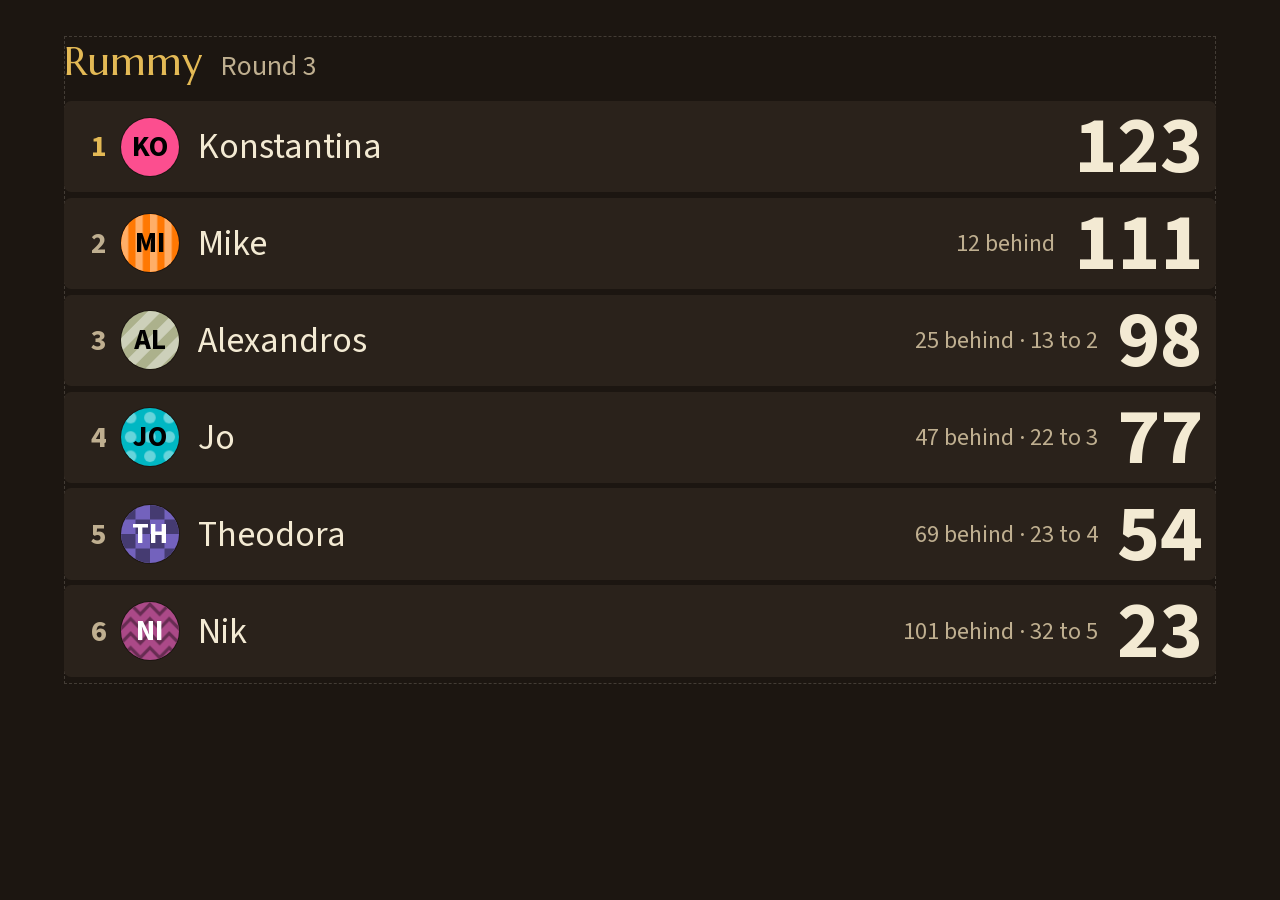
<file: frame.html>
<!DOCTYPE html>
<html lang="en">
<head>
<meta charset="utf-8">
<title>Thoth receiver - one frame</title>
<!--
  Renders exactly one named board from frames.json at 1280 x 720 and nothing else: no
  controls, no development panel, no scaling. This is what the phase frames are taken from,
  so the screenshot is the real receiver drawing a real ScoreboardState.

    frame.html?name=twelve
    frame.html?name=photo&debug=1     (with the development panels up)

  Serve the folder over HTTP; file:// blocks the fetch.
-->
<link rel="stylesheet" href="style.css">
<link rel="stylesheet" href="board.css">
<style>
  /* Fixed at the Chromecast's own viewport. The window is sized to match, so there is no
     scaling to argue about when a digit's height is measured off the pixels. */
  html, body { width: 1280px; height: 720px; overflow: hidden; }
</style>
</head>
<body>
<script src="debug.js"></script>
<script src="layout.js"></script>
<script src="messages.js"></script>
<script src="board.js"></script>
<script src="boot.js"></script>
<script src="frame.js"></script>
</body>
</html>
</file>
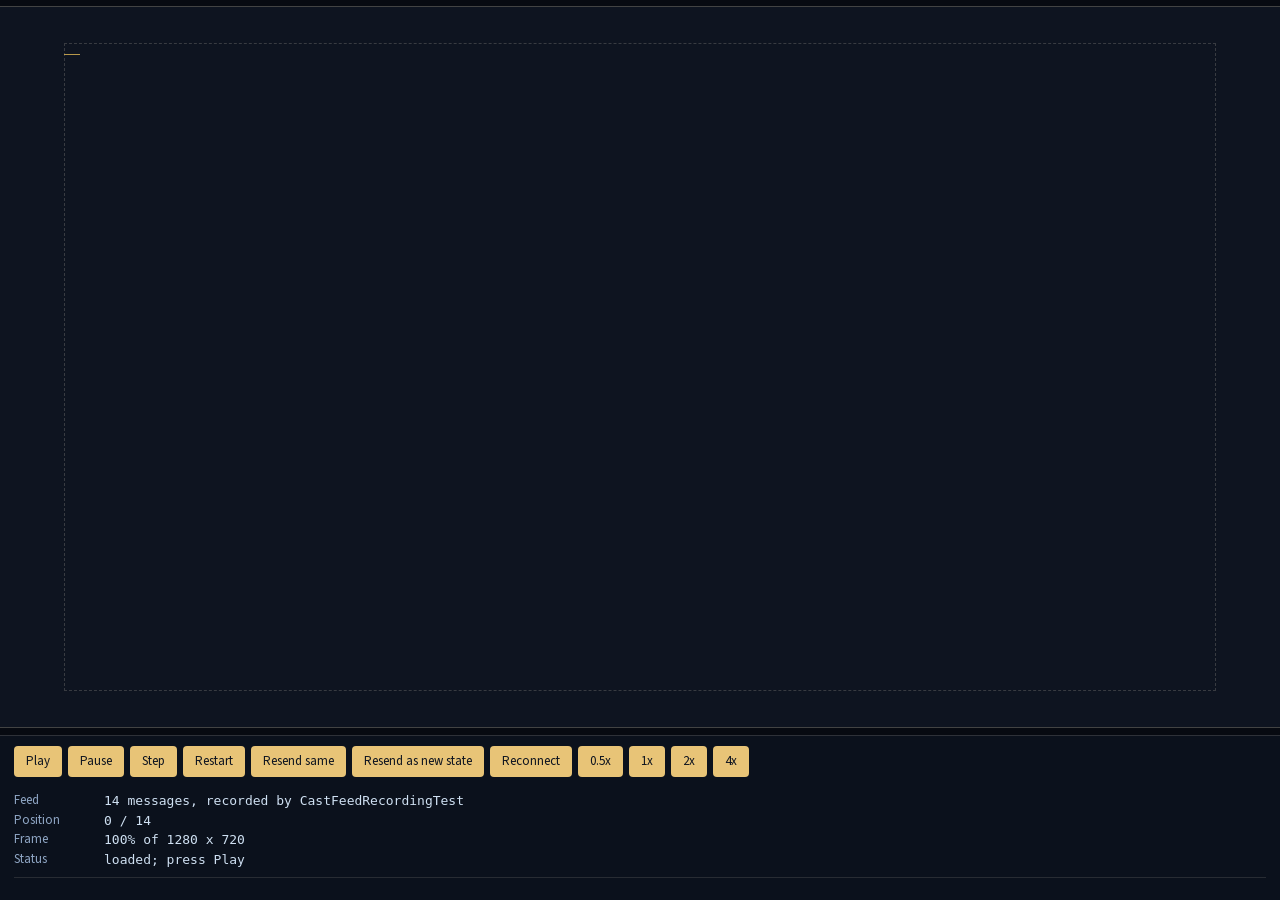
<file: replay.html>
<!DOCTYPE html>
<html lang="en">
<head>
<meta charset="utf-8">
<title>Thoth receiver - replay harness</title>
<!--
  Drives the receiver from feed.json, recorded by the app's own CastFeedRecordingTest from
  the real sender, with no Chromecast and no phone. The Cast SDK is deliberately not loaded;
  everything goes through the same messages.js the TV uses.

  Serve this folder over HTTP - file:// blocks the fetch of feed.json.
-->
<link rel="stylesheet" href="style.css">
<link rel="stylesheet" href="board.css">
<link rel="stylesheet" href="replay.css">
</head>
<body class="replay">

<div id="stage">
  <!-- The Chromecast's own viewport, scaled to the window rather than reflowed. -->
  <div id="castFrame"></div>
</div>

<div id="panel">
  <div id="replayBar"></div>
  <div class="kv"><div class="k">Feed</div><div class="v" id="rFeed">loading&#8230;</div></div>
  <div class="kv"><div class="k">Position</div><div class="v" id="rCursor">-</div></div>
  <div class="kv"><div class="k">Frame</div><div class="v" id="rScale">-</div></div>
  <div class="kv"><div class="k">Status</div><div class="v" id="replayStatus">starting</div></div>
  <div id="replayLog"></div>
</div>

<script src="debug.js"></script>
<script src="layout.js"></script>
<script src="messages.js"></script>
<script src="board.js"></script>
<script src="boot.js"></script>
<script src="replay.js"></script>
</body>
</html>
</file>
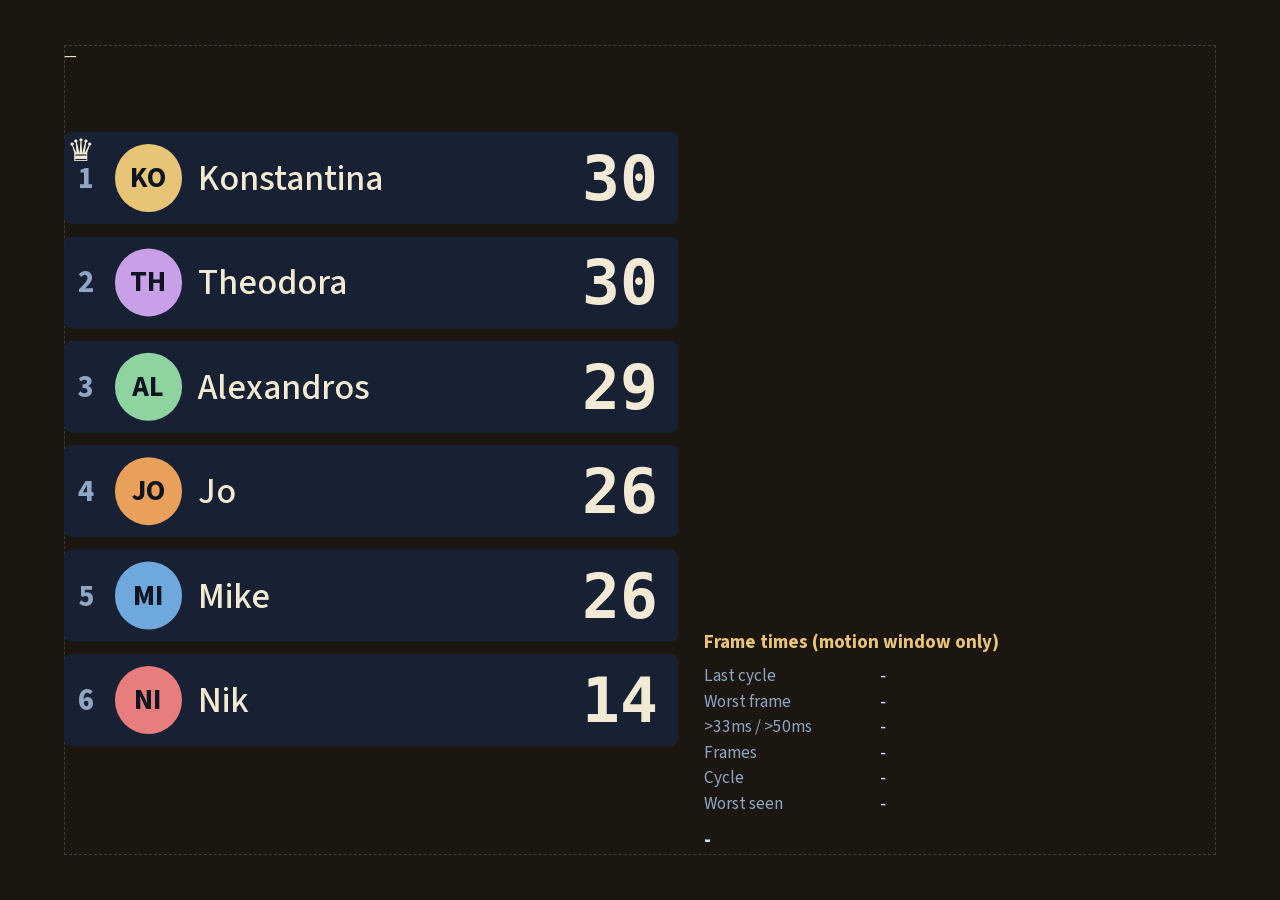
<file: stress.html>
<!DOCTYPE html>
<html lang="en">
<head>
<meta charset="utf-8">
<title>Thoth receiver v0 - motion stress</title>
<!--
  The motion stress loop on its own, in an ordinary desktop browser, with no Cast SDK and
  no device. Kept from 8a because the motion budget is set from what this loop does on the
  2013 Chromecast; index.html is the receiver and no longer runs the loop except behind
  ?debug=1.

  Open this at a 16:9 window size to judge the layout; the numbers it prints say
  nothing about the Chromecast, which is far slower. Only index.html on the TV
  answers that.
-->
<link rel="stylesheet" href="style.css">
</head>
<body>
<script src="layout.js"></script>
<script src="stress.js"></script>
<script src="stress-page.js"></script>
</body>
</html>
</file>
<file: style.css>
/*
  Thoth Cast receiver v0 - Phase 8a skeleton.

  Written for the 2013 Chromecast (H2G2-42), whose browser engine is roughly
  Chrome 31. That rules out CSS custom properties (Chrome 49+), so every colour
  is written out. Flexbox, calc() and unprefixed transforms are all old enough.

  Motion rule (SRD Phase 8, "The device"): transforms and opacity only. Nothing
  here animates width, height, top, left, margin or colour.
*/

/*
  The app's own faces, served from this repository (8c closing item 1). The frames were
  previously drawn in whatever the rendering machine fell back to - a bold sans in one and a
  slashed-zero monospace in another - so nothing measured on them described what the
  Chromecast draws. See fonts/README.md.

  font-display: block, not swap: a board that redraws at a different size a moment after it
  appears is worse on a TV than one that appears a moment later.
*/
@font-face {
  font-family: "Source Sans 3";
  src: url("fonts/source-sans-3.woff2") format("woff2");
  font-weight: 200 900;
  font-style: normal;
  font-display: block;
}

@font-face {
  font-family: "Marcellus";
  src: url("fonts/marcellus.woff2") format("woff2");
  font-weight: 400;
  font-style: normal;
  font-display: block;
}

* {
  margin: 0;
  padding: 0;
  box-sizing: border-box;
  -webkit-box-sizing: border-box;
}

html,
body {
  width: 100%;
  height: 100%;
  overflow: hidden;
  /* The night theme's own background and text (PlayerPalette.NIGHT_BACKGROUND, NightText).
     The scoreboard is always dark (NFR-05, SRD 8.1). */
  background: #1C1611;
  color: #F3EAD3;
  /*
    So #frame, which is absolutely positioned, resolves its 100% height against the body and
    not against the viewport. On the TV the two are the same; on a page that fixes the body
    at 1280 x 720 to take a frame they are not, and the frame came out 625 px tall - which
    made every measurement taken on it 13% small.
  */
  position: relative;
  font-family: "Source Sans 3", Roboto, "Helvetica Neue", Helvetica, Arial, sans-serif;
}

/* 5% title-safe margin on all four sides (SRD Phase 8, legibility). The guide
   is drawn so overscan on Mike's Samsung can be judged by eye. */
#frame {
  /*
    1% of the frame's height and width. On the TV the frame IS the viewport, so these are
    the viewport units; inside the replay harness the frame is a fixed 1280 x 720 box scaled
    to the window, and replay.css redefines them in pixels. Every length below is a multiple
    of these two, so one stylesheet lays out identically in both (8b deliverable 6).
  */
  --vh: 1vh;
  --vw: 1vw;
  position: absolute;
  left: 0;
  top: 0;
  width: 100%;
  height: 100%;
}

#safe {
  position: absolute;
  left: 5%;
  top: 5%;
  width: 90%;
  height: 90%;
  border: 1px dashed rgba(243, 234, 214, 0.18);
}

/* ---- header ---------------------------------------------------------- */

/*
  Everything below sits inside the 5% title-safe margin #safe draws. It was flush to the
  frame edge until the replay harness showed it: on a TV that overscans, a panel at the very
  edge is a panel with its right-hand column cut off, and the dashed guide exists precisely
  to make that visible.
*/
#head {
  position: absolute;
  left: 5%;
  top: 5%;
  width: 90%;
  height: 9%;
  display: -webkit-flex;
  display: flex;
  -webkit-align-items: baseline;
  align-items: baseline;
}

/* Kept for stress.html, which still draws its own title into #head. */
#title {
  font-size: calc(4.2 * var(--vh));
  font-weight: 700;
  color: #E3B955;
  letter-spacing: 0.02em;
}

#subtitle {
  font-size: calc(2.2 * var(--vh));
  color: #BFAF90;
  margin-left: calc(1.4 * var(--vw));
}

/* ---- the state panel ------------------------------------------------- */

/*
  Wider than it looks like it needs to be: at 29% the value column was narrow enough that
  the user agent wrapped over four lines and the panel ran off the bottom of the frame. The
  board is empty until 8c, so the room is free for now.
*/
#state {
  position: absolute;
  right: 5%;
  top: 17%;
  width: 40%;
  font-size: calc(1.9 * var(--vh));
  line-height: 1.55;
  color: #cfe0f2;
}

#state h2 {
  font-size: calc(2.1 * var(--vh));
  font-weight: 700;
  color: #e8c477;
  margin-bottom: calc(0.6 * var(--vh));
}

.kv {
  display: -webkit-flex;
  display: flex;
}

.kv .k {
  width: 34%;
  color: #8fa6c4;
}

.kv .v {
  width: 66%;
  font-family: "Roboto Mono", Consolas, monospace;
  word-break: break-all;
}

.ok {
  color: #8fd4a0;
}

.warn {
  color: #e8a05a;
}

.bad {
  color: #e87d7d;
}

/* ---- the jank readout ------------------------------------------------ */

#jank {
  position: absolute;
  right: 5%;
  bottom: 5%;
  width: 40%;
  font-size: calc(1.9 * var(--vh));
  line-height: 1.5;
  color: #cfe0f2;
}

#jank h2 {
  font-size: calc(2.1 * var(--vh));
  font-weight: 700;
  color: #e8c477;
  margin-bottom: calc(0.6 * var(--vh));
}

#verdict {
  margin-top: calc(0.8 * var(--vh));
  font-size: calc(2.3 * var(--vh));
  font-weight: 700;
}

/* ---- the stress board ------------------------------------------------ */

/*
  The board fills the title-safe area. With the development panels up (?debug=1) it gives
  them the right-hand side; on the TV it has the frame to itself, which is what the 7%
  totals and twelve rows are sized against.
*/
#board {
  position: absolute;
  left: 5%;
  /*
    Up from 17%: the header band was mostly empty and the rows needed the height. 50 px of
    digit is 6.94% of the frame, under the SRD's 7% floor, and the only way past it is a
    taller row (the measurement is in docs/screenshots/phase-8c).
  */
  top: 14%;
  width: 90%;
  /*
    80%, not 81%: at 81% six rows of a 91 px total came to a few pixels more than the box
    and the bottom row crossed the title-safe line, which is the one line on this page that
    must hold. overflow:hidden is the guard - a row may be squeezed, never spilled.
  */
  height: 80%;
  overflow: hidden;
}

#frame.debug #board {
  width: 48%;
}

.row {
  position: absolute;
  left: 0;
  width: 100%;
  height: 14.5%;
  /* Only transform and opacity are animated. The 200ms step is deliberately
     short; the 600ms slide is set from JS so the budget is visible in one place. */
  -webkit-transform: translate3d(0, 0, 0);
  transform: translate3d(0, 0, 0);
  will-change: transform;
}

.rowInner {
  position: absolute;
  left: 0;
  top: 6%;
  width: 100%;
  height: 88%;
  background: #182133;
  border-radius: calc(0.8 * var(--vh));
  display: -webkit-flex;
  display: flex;
  -webkit-align-items: center;
  align-items: center;
}

.rank {
  width: 7%;
  text-align: center;
  font-size: calc(3.4 * var(--vh));
  font-weight: 700;
  color: #8fa6c4;
}

.chip {
  width: calc(7.5 * var(--vh));
  height: calc(7.5 * var(--vh));
  border-radius: 50%;
  margin: 0 calc(1.2 * var(--vw)) 0 calc(0.6 * var(--vw));
  display: -webkit-flex;
  display: flex;
  -webkit-align-items: center;
  align-items: center;
  -webkit-justify-content: center;
  justify-content: center;
  font-size: calc(3.2 * var(--vh));
  font-weight: 700;
  color: #0e1420;
}

.name {
  -webkit-flex: 1;
  flex: 1;
  font-size: calc(4 * var(--vh));
  font-weight: 500;
  white-space: nowrap;
  overflow: hidden;
}

/* 7% of frame height for totals - the SRD's target for 20 feet. */
.total {
  width: 30%;
  text-align: right;
  padding-right: calc(1.6 * var(--vw));
  font-size: calc(7 * var(--vh));
  font-weight: 700;
  font-family: "Roboto Mono", Consolas, monospace;
  color: #f3ead6;
}

.crown {
  position: absolute;
  left: calc(0.4 * var(--vw));
  top: 0;
  font-size: calc(3 * var(--vh));
  opacity: 0;
}

/* ---- confetti -------------------------------------------------------- */

#confetti {
  position: absolute;
  left: 0;
  top: 0;
  width: 100%;
  height: 100%;
  pointer-events: none;
}

.piece {
  position: absolute;
  width: calc(1.4 * var(--vh));
  height: calc(1.4 * var(--vh));
  opacity: 0;
  -webkit-transform: translate3d(0, 0, 0);
  transform: translate3d(0, 0, 0);
  will-change: transform, opacity;
}
</file>
<file: board.css>
/*
  The still scoreboard's layout (Thoth SRD Phase 8c).

  Every size that matters is set from JS as a share of the 720 px frame, because the floor
  the SRD sets is a share of the frame height ("totals at least 7%, about 50 px"). What is
  here is the arrangement, the colours and the one rule that makes the layout work: the
  total is measured before the name, so a long name is what gives way.

  CSS custom properties are allowed from 8b (the device is Chrome 70).
*/

.bboard {
  display: flex;
  flex-direction: row;
  /* 2.5% of the frame, the same air the columns get from each other on the phone. */
  gap: calc(2.5 * var(--vw));
}

.bcol {
  flex: 1 1 0;
  min-width: 0;
  display: flex;
  flex-direction: column;
  justify-content: flex-start;
  gap: calc(0.6 * var(--vh));
}

.brow {
  display: flex;
  flex-direction: row;
  align-items: center;
  flex: 1 1 0;
  min-width: 0;
  background: #2A221B;
  border-radius: calc(0.8 * var(--vh));
  padding: 0 calc(1 * var(--vw));
}

.brank {
  width: var(--rank-w, 4.5%);
  flex: 0 0 auto;
  text-align: right;
  font-weight: 700;
  color: #BFAF90;
  /* NFR-04: the place is a numeral. Gold marks the leader as well, but the number is what
     carries it, so a colour-blind viewer loses nothing. */
}

.brank.bleader {
  color: #E3B955;
}

.bavatars {
  flex: 0 0 auto;
  display: flex;
  flex-direction: row;
  align-items: center;
  margin-left: calc(0.8 * var(--vw));
  /* The ring is drawn even when transparent, so a team and a single player line up. */
  border: 2px solid transparent;
  border-radius: 999px;
  padding: 2px;
}

.bavatars.bteam {
  /* The team's own colour, set from JS. The ring is what groups them - not colour alone,
     since the ring is a shape (Phase 7a, NFR-04). */
  padding: 3px;
}

/*
  Overlapping, but less than on the phone: at a quarter back the second initial of the
  avatar underneath was clipped, and on a TV across a room a half-shown "MI" is not a name
  (8c closing item 5). The ring is what carries the grouping anyway.
*/
.bavatars.bteam .bavatar:not(:first-child) {
  margin-left: -0.16em;
}

/*
  "+n" for the members not drawn. It needs its own air: without the margin it sat on top of
  the last avatar and the team of five read as one run of letters (seen in the teams frame).
*/
.bmore {
  flex: 0 0 auto;
  margin-left: calc(0.4 * var(--vw));
  color: #BFAF90;
  white-space: nowrap;
}

.bavatar {
  position: relative;
  flex: 0 0 auto;
  border-radius: 50%;
  overflow: hidden;
  display: inline-flex;
  align-items: center;
  justify-content: center;
  box-shadow: 0 0 0 1px rgba(28, 22, 17, 0.9);
}

.bphoto {
  width: 100%;
  height: 100%;
  object-fit: cover;
  display: block;
}

/*
  Colour comes from the palette, set inline per avatar: white unless the tone is too light
  for it. Hard-coding near-black here failed NFR-04 on the darker tones (8c, first draft).
*/
.binitials {
  font-weight: 700;
  font-size: 0.5em;
  z-index: 1;
}

/* The pattern marker sits over the tone and under nothing: initials are above it. */
.bavatar .pat {
  position: absolute;
  left: 0;
  top: 0;
}

.bname {
  flex: 1 1 auto;
  min-width: 0;
  margin: 0 calc(0.8 * var(--vw));
  white-space: nowrap;
  overflow: hidden;
  text-overflow: ellipsis;
  color: #F3EAD3;
}

.bgap {
  flex: 0 0 auto;
  text-align: right;
  color: #BFAF90;
  white-space: nowrap;
  /* Air between the gap and the total. In the two-column tier the gap is a signed number
     and sat close enough to the total to read as one figure ("-49 49"). */
  margin-right: calc(1.5 * var(--vw));
}

/*
  Measured before the name (Phase 7 layout (d)). `flex: 0 0 auto` with the name on
  `flex: 1 1 auto` is what makes the name give way and the total keep every digit.
*/
.btotal {
  flex: 0 0 auto;
  font-weight: 700;
  /*
    The same face as everything else, with tabular figures so the digits line up down the
    column. It drew in a monospace fallback before, which is how the frames ended up with
    two different faces in them.
  */
  font-variant-numeric: tabular-nums;
  font-feature-settings: "tnum" 1;
  color: #F3EAD3;
  white-space: nowrap;
  line-height: 1;
}

/* ---- the board header ------------------------------------------------ */

#bhead {
  display: flex;
  align-items: baseline;
  width: 100%;
}

#bgame {
  font-family: "Marcellus", Georgia, serif;
  font-weight: 400;
  color: #E3B955;
  white-space: nowrap;
  overflow: hidden;
  text-overflow: ellipsis;
}

#bround {
  margin-left: calc(1.4 * var(--vw));
  color: #BFAF90;
  white-space: nowrap;
}
</file>
<file: replay.css>
/*
  The replay harness's own chrome. None of this is served to the Chromecast: index.html does
  not load it, so nothing here can affect what the TV draws.

  CSS custom properties are allowed from 8b (Chrome 70 on the device), but this file has no
  use for them.
*/

body.replay {
  display: flex;
  flex-direction: column;
  background: #070a11;
}

#stage {
  flex: 1;
  position: relative;
  overflow: hidden;
  display: flex;
  align-items: center;
  justify-content: center;
}

/*
  Fixed at the Chromecast's own viewport and scaled to fit, never reflowed. A layout judged
  at the desktop's window size would be a layout for a screen that does not exist
  (8a measured 1280 x 720 css px at dpr 1 on Mike's dongle).
*/
#castFrame {
  position: relative;
  width: 1280px;
  height: 720px;
  flex: 0 0 auto;
  background: #0e1420;
  transform-origin: center center;
  box-shadow: 0 0 0 1px rgba(243, 234, 214, 0.25);
}

/*
  The frame is 1280 x 720 whatever the window is, so its own units are fixed pixels rather
  than the viewport's. 7.2px is 1% of 720; 12.8px is 1% of 1280.
*/
#castFrame #frame {
  --vh: 7.2px;
  --vw: 12.8px;
}

#panel {
  flex: 0 0 auto;
  max-height: 34vh;
  overflow-y: auto;
  padding: 10px 14px 14px;
  background: #0b111c;
  border-top: 1px solid rgba(243, 234, 214, 0.15);
  font-size: 13px;
  line-height: 1.5;
  color: #cfe0f2;
}

#panel .kv {
  display: flex;
}

#panel .kv .k {
  width: 90px;
  color: #8fa6c4;
}

#panel .kv .v {
  flex: 1;
  font-family: "Roboto Mono", Consolas, monospace;
}

#replayBar {
  display: flex;
  flex-wrap: wrap;
  margin-bottom: 8px;
}

.rBtn {
  margin: 0 6px 6px 0;
  padding: 6px 12px;
  font: inherit;
  color: #0e1420;
  background: #e8c477;
  border: 0;
  border-radius: 4px;
  cursor: pointer;
}

.rBtn:hover {
  background: #f0d492;
}

#replayLog {
  margin-top: 8px;
  padding-top: 8px;
  border-top: 1px solid rgba(243, 234, 214, 0.12);
  font-family: "Roboto Mono", Consolas, monospace;
  font-size: 12px;
  color: #8fa6c4;
  white-space: pre;
}
</file>
